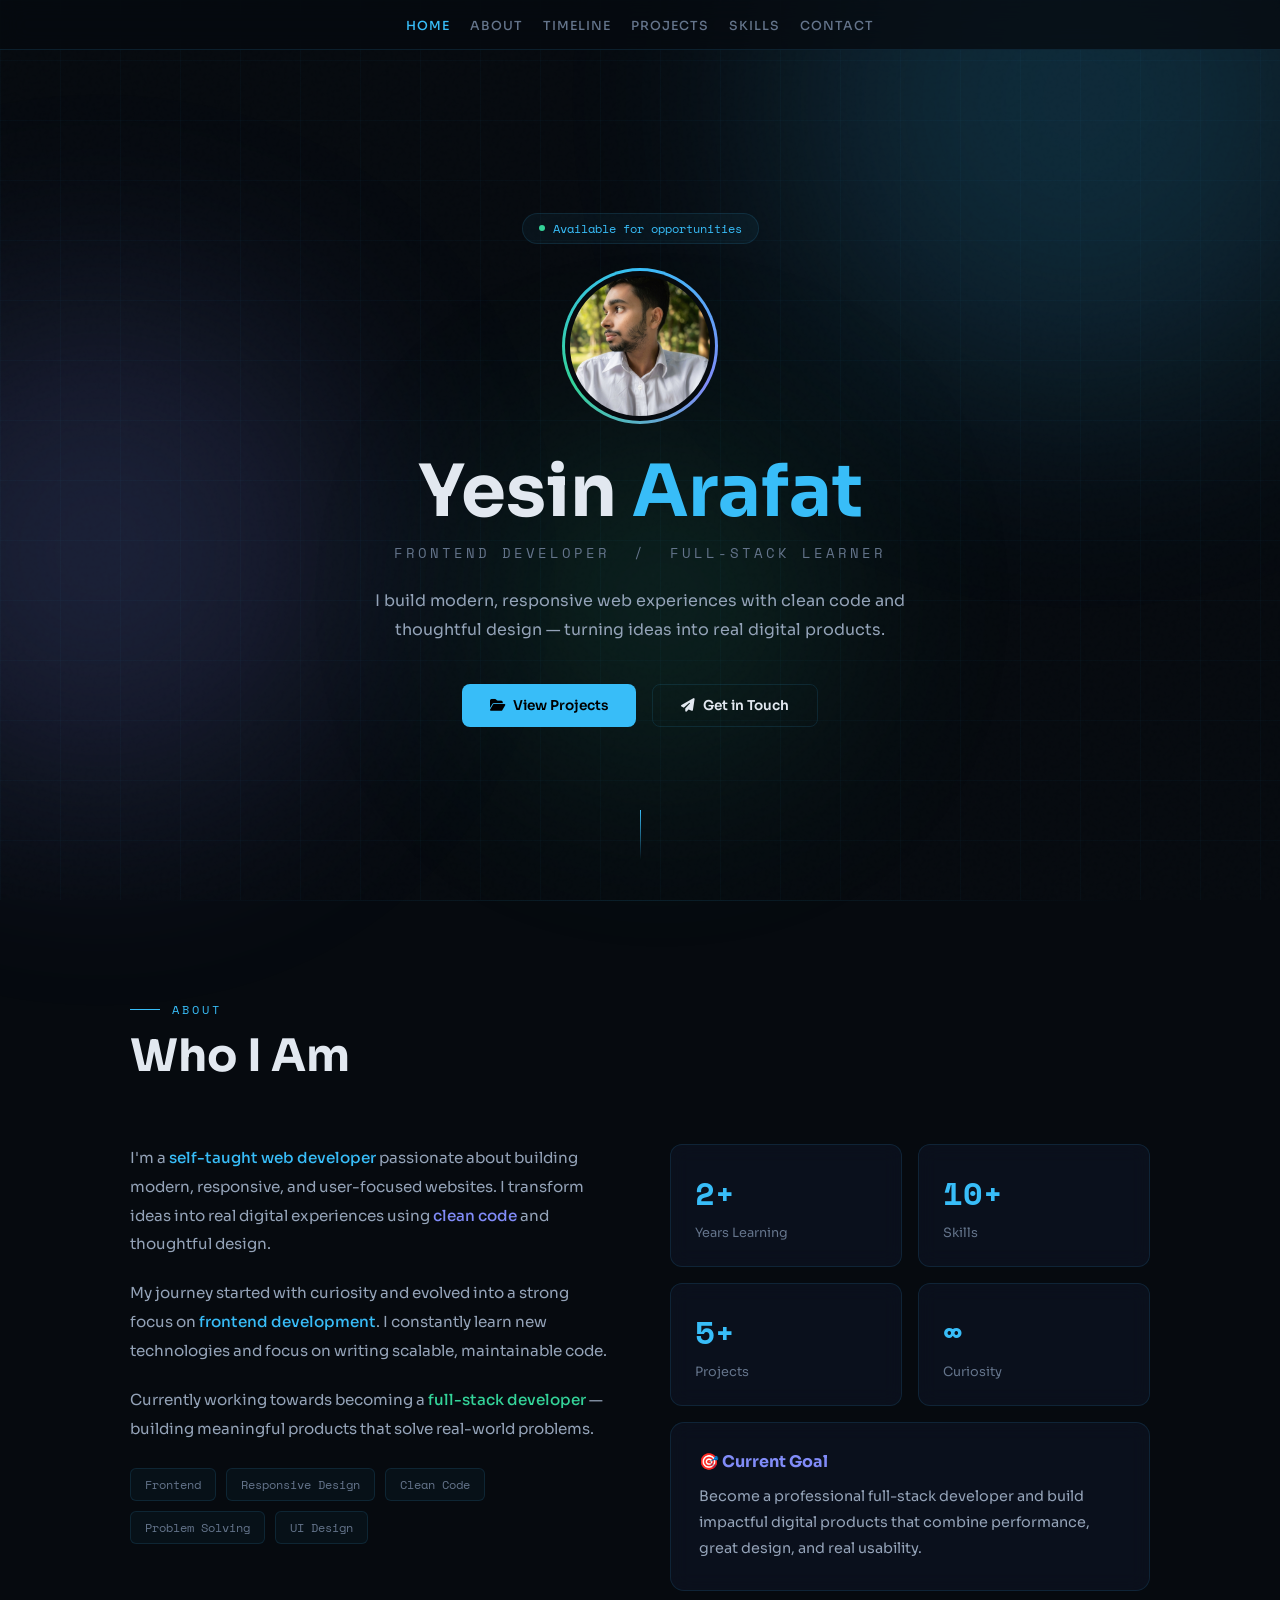
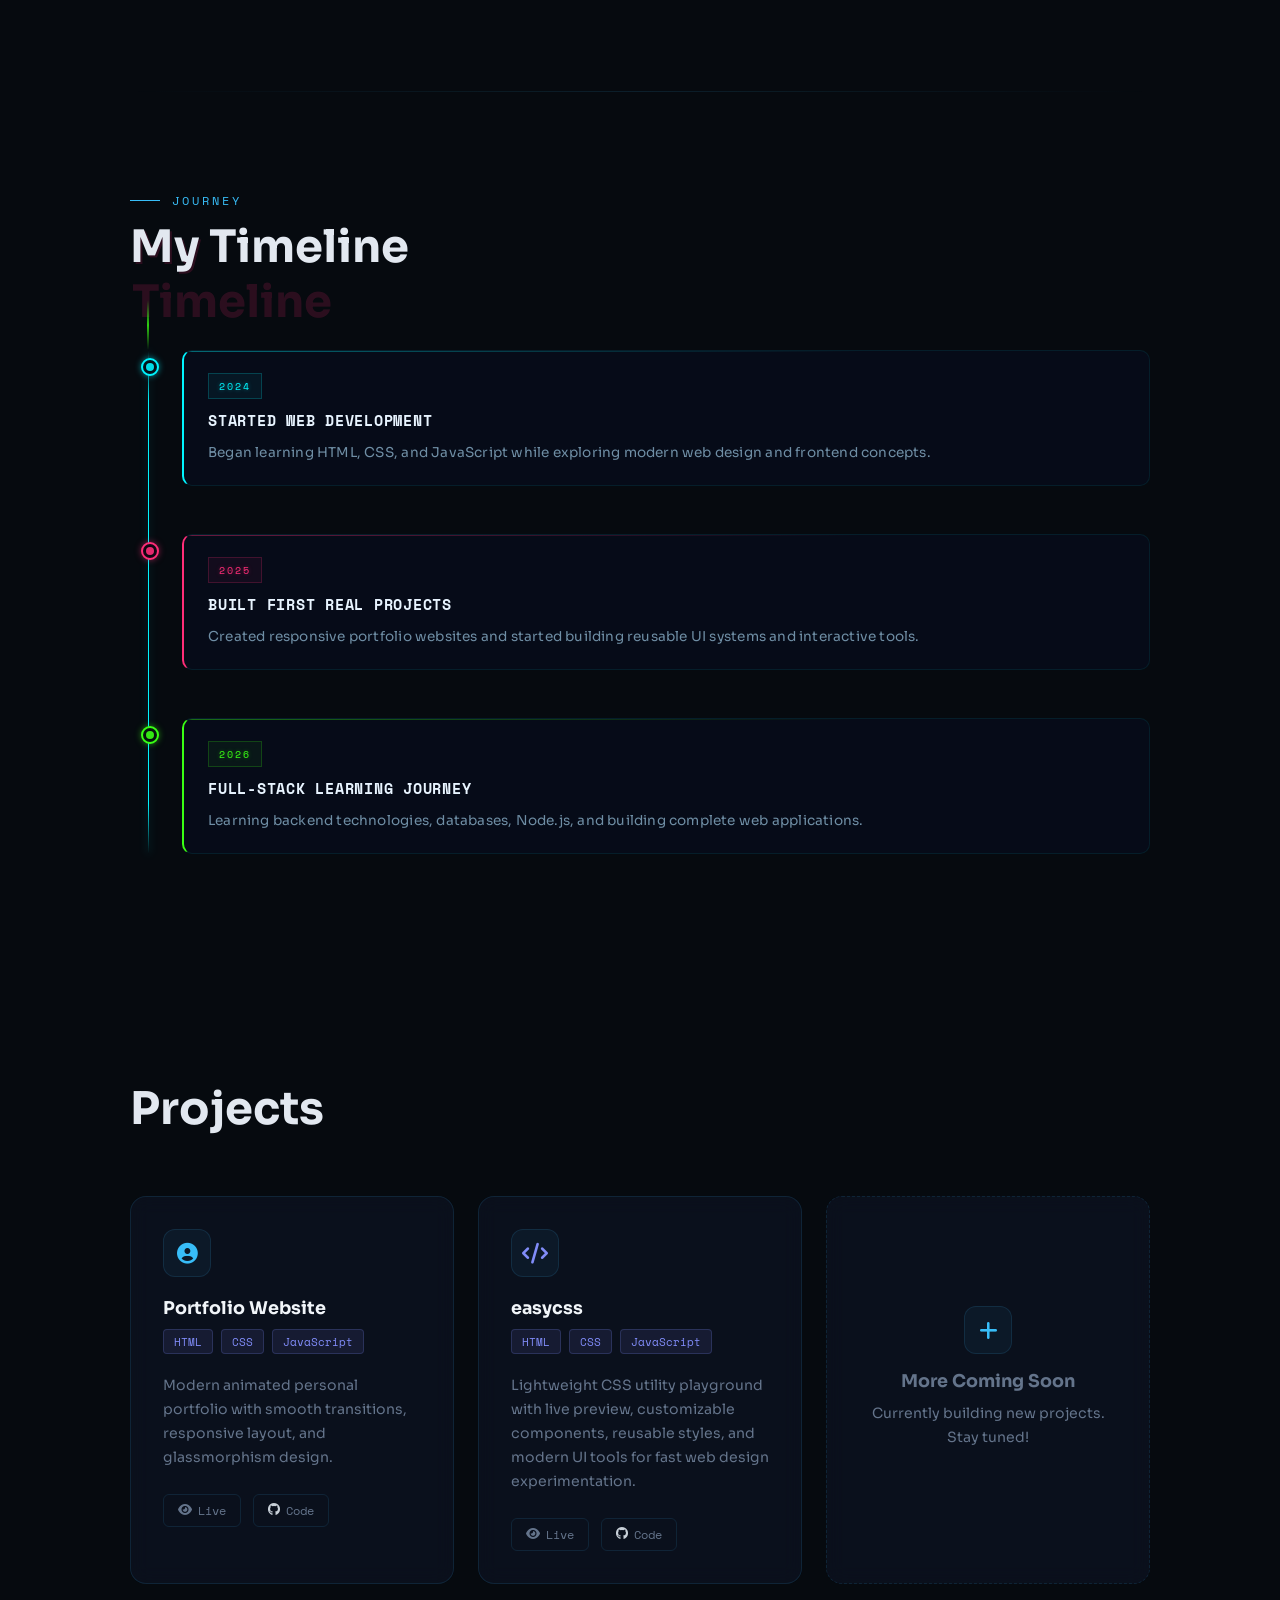
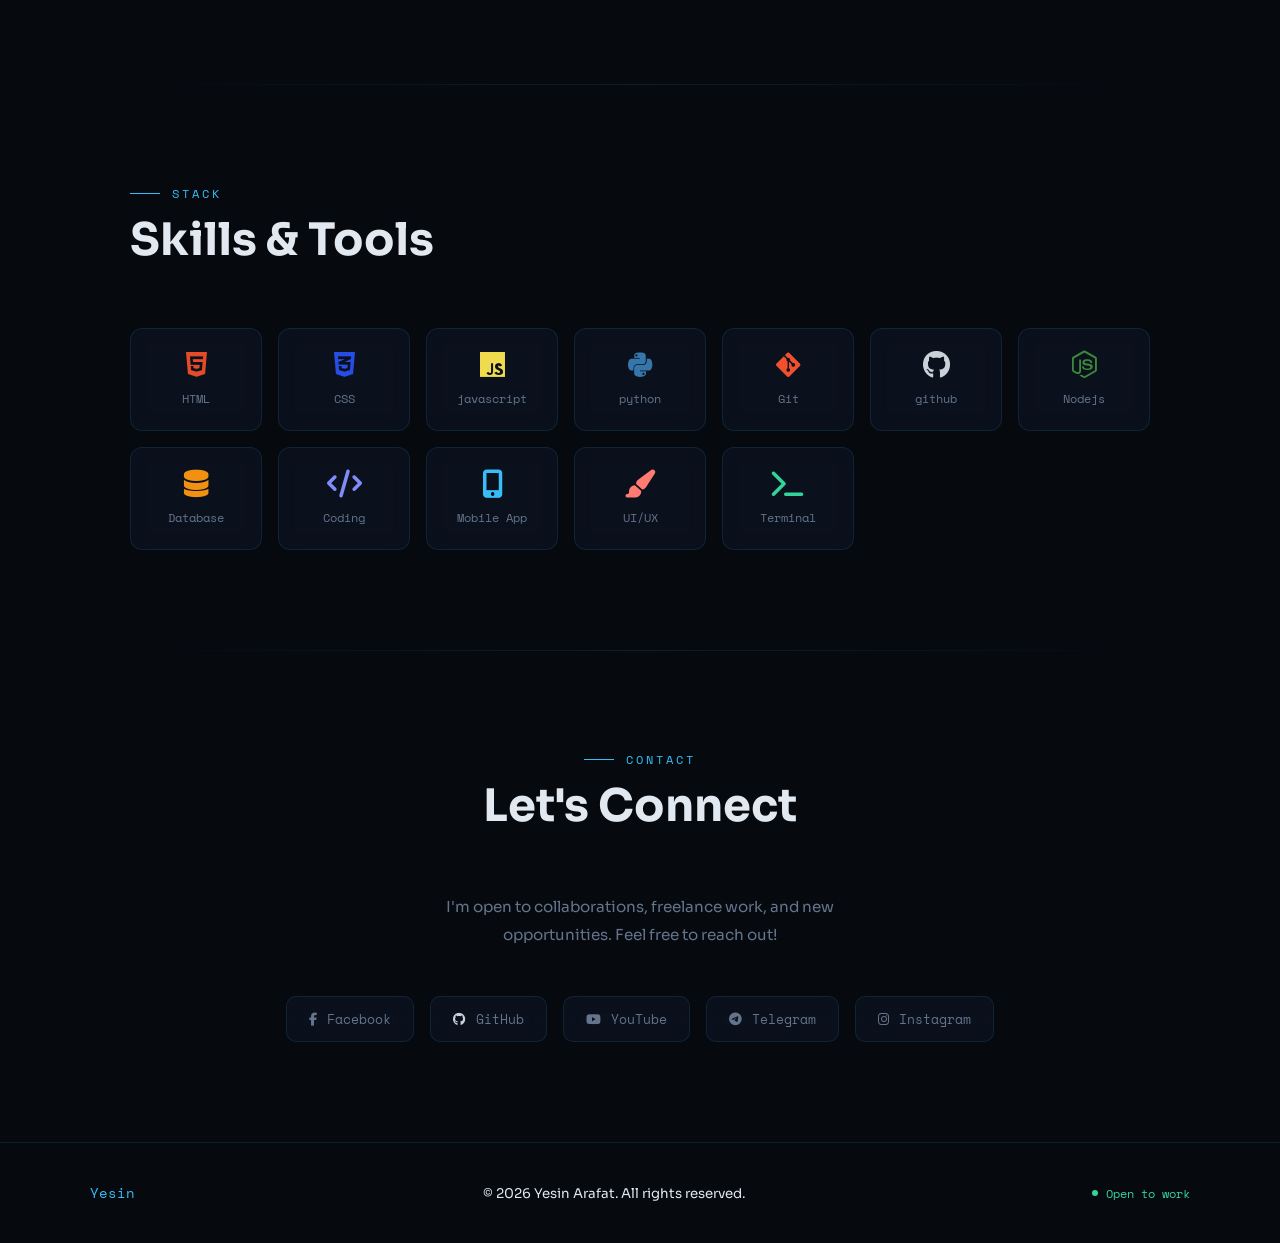
<file: index.html>
<!doctype html>
<html lang="en">
<head>
    <meta charset="UTF-8" />

    <meta
        name="viewport"
        content="width=device-width, initial-scale=1.0"
    />

    <title>
        Yesin Arafat — Frontend Developer & Full-Stack Learner
    </title>
    <meta
        name="description"
        content="Yesin Arafat is a frontend developer and full-stack learner building modern, responsive, and user-focused web experiences with clean code and thoughtful design."
    />

    <meta
        name="keywords"
        content="Yesin Arafat, Frontend Developer, Full-Stack Developer, Web Developer, JavaScript, HTML, CSS, Portfolio"
    />

    <meta name="author" content="Yesin Arafat" />

    <meta
        name="robots"
        content="index, follow"
    />

    <meta
        name="theme-color"
        content="#0f172a"
    />
    <meta
        property="og:type"
        content="website"
    />
    <meta
        property="og:title"
        content="Yesin Arafat — Developer Portfolio"
    />
    <meta
        property="og:description"
        content="Modern developer portfolio showcasing projects, skills, and creative web experiences by Yesin Arafat."
    />
    <meta
        property="og:image"
        content="images/preview.png"
    />
    <meta
        property="og:site_name"
        content="Yesin Portfolio"
    />
    <meta
        name="twitter:card"
        content="summary_large_image"
    />
    <meta
        name="twitter:title"
        content="Yesin Arafat — Developer Portfolio"
    />
    <meta
        name="twitter:description"
        content="Frontend developer portfolio with modern projects, animations, and responsive web experiences."
    />
    <meta
        name="twitter:image"
        content="images/preview.png"
    />
    <link
        rel="preconnect"
        href="https://fonts.googleapis.com"
    />
    <link
        rel="preconnect"
        href="https://fonts.gstatic.com"
        crossorigin
    />
    <link
        rel="preconnect"
        href="https://cdnjs.cloudflare.com"
    />
    <link
        href="https://fonts.googleapis.com/css2?family=Space+Mono:ital,wght@0,400;0,700;1,400&family=Sora:wght@300;400;500;600;700&display=swap"
        rel="stylesheet"
    />
    <link
        rel="stylesheet"
        href="https://cdnjs.cloudflare.com/ajax/libs/font-awesome/6.5.0/css/all.min.css"
    />
    <link
        rel="stylesheet"
        href="styles/style.css"
    />
        <link
        rel="stylesheet"
        href="styles/Timeline.css"
    />
    <link
        rel="stylesheet"
        href="nav/nav.css"
    />
    <link
        rel="icon"
        type="image/png"
        href="images/favicon.png"
    />
</head>
    <body>
        <!-- GLOW ORBS -->
        <div class="orb orb-1"></div>
        <div class="orb orb-2"></div>
        <div class="orb orb-3"></div>

        <!-- NAVBAR -->
        <nav>
            <ul class="nav-links">
                <li><a href="#home">Home</a></li>
                <li><a href="#about">About</a></li>
                                <li><a href="#timeline">Timeline</a></li>
                <li><a href="#projects">Projects</a></li>
                <li><a href="#skills">Skills</a></li>
                <li><a href="#contact">Contact</a></li>
            </ul>
        </nav>

        <main>
            <!-- HERO -->
            <section id="home" style="position: relative">
                <div class="hero-badge">
                    <span class="dot"></span>
                    Available for opportunities
                </div>

                <div class="avatar-wrap">
                    <div class="avatar-ring"></div>
                    <div class="avatar-ring-inner"></div>
                    <img
                        src="images/profile.png"
                        alt="Yesin Arafat"
                        loading="eager"
                        decoding="async"
                    />
                </div>

                <h1 class="hero-name">
                    Yesin <span class="accent">Arafat</span>
                </h1>

                <p class="hero-title">
                    Frontend Developer &nbsp;/&nbsp; Full-Stack Learner
                </p>

                <p class="hero-desc">
                    I build modern, responsive web experiences with clean code
                    and thoughtful design — turning ideas into real digital
                    products.
                </p>

                <div class="hero-cta">
                    <a href="#projects" class="btn btn-primary">
                        <i class="fas fa-folder-open"></i> View Projects
                    </a>
                    <a href="#contact" class="btn btn-ghost">
                        <i class="fas fa-paper-plane"></i> Get in Touch
                    </a>
                </div>

                <div class="scroll-hint">
                    <div class="scroll-line"></div>
                </div>
            </section>

            <!-- DIVIDER -->
            <div class="section-divider">
                <div class="divider-line"></div>
            </div>

            <!-- ABOUT -->
            <section id="about">
                <div class="section">
                    <div class="section-label reveal">About</div>
                    <h2 class="section-title reveal">Who I Am</h2>

                    <div class="about-grid">
                        <div class="about-text reveal">
                            <p>
                                I'm a
                                <span class="hl"
                                    >self-taught web developer</span
                                >
                                passionate about building modern, responsive,
                                and user-focused websites. I transform ideas
                                into real digital experiences using
                                <span class="hl2">clean code</span> and
                                thoughtful design.
                            </p>
                            <p>
                                My journey started with curiosity and evolved
                                into a strong focus on
                                <span class="hl">frontend development</span>. I
                                constantly learn new technologies and focus on
                                writing scalable, maintainable code.
                            </p>
                            <p>
                                Currently working towards becoming a
                                <span class="hl3">full-stack developer</span> —
                                building meaningful products that solve
                                real-world problems.
                            </p>
                            <div class="about-tags">
                                <span class="tag">Frontend</span>
                                <span class="tag">Responsive Design</span>
                                <span class="tag">Clean Code</span>
                                <span class="tag">Problem Solving</span>
                                <span class="tag">UI Design</span>
                            </div>
                        </div>

                        <div>
                            <div class="about-stats reveal">
                                <div class="stat-card">
                                    <span class="num">2+</span>
                                    <span class="label">Years Learning</span>
                                </div>
                                <div class="stat-card">
                                    <span class="num">10+</span>
                                    <span class="label">Skills</span>
                                </div>
                                <div class="stat-card">
                                    <span class="num">5+</span>
                                    <span class="label">Projects</span>
                                </div>
                                <div class="stat-card">
                                    <span class="num">∞</span>
                                    <span class="label">Curiosity</span>
                                </div>
                            </div>

                            <div
                                class="about-info reveal"
                                style="margin-top: 16px"
                            >
                                <h3>🎯 Current Goal</h3>
                                <p>
                                    Become a professional full-stack developer
                                    and build impactful digital products that
                                    combine performance, great design, and real
                                    usability.
                                </p>
                            </div>
                        </div>
                    </div>
                </div>
            </section>

            <!-- DIVIDER -->
            <div class="section-divider">
                <div class="divider-line"></div>
            </div>

<section id="timeline">
  
  <div class="section">

    <div class="section-label reveal">Journey</div>

    <h2 class="section-title reveal" data-text="My Timeline">My Timeline</h2>

    <div class="timeline">

      <div class="timeline-item reveal">
        <div class="timeline-dot"></div>
        <div class="timeline-content">
          <span class="timeline-date">2024</span>
          <h3>Started Web Development</h3>
          <p>Began learning HTML, CSS, and JavaScript while exploring modern web design and frontend concepts.</p>
        </div>
      </div>

      <div class="timeline-item reveal">
        <div class="timeline-dot"></div>
        <div class="timeline-content">
          <span class="timeline-date">2025</span>
          <h3>Built First Real Projects</h3>
          <p>Created responsive portfolio websites and started building reusable UI systems and interactive tools.</p>
        </div>
      </div>

      <div class="timeline-item reveal">
        <div class="timeline-dot"></div>
        <div class="timeline-content">
          <span class="timeline-date">2026</span>
          <h3>Full-Stack Learning Journey</h3>
          <p>Learning backend technologies, databases, Node.js, and building complete web applications.</p>
        </div>
      </div>

    </div>
  </div>
</section>
            <!-- PROJECTS -->
            <section id="projects">
                <div class="section">
                    <div class="section-label reveal">Work</div>
                    <h2 class="section-title reveal">Projects</h2>

                    <div class="projects-grid">
                        <div class="project-card reveal">
                            <div class="project-icon">
                                <i class="fas fa-user-circle"></i>
                            </div>
                            <h3>Portfolio Website</h3>
                            <div class="project-stack">
                                <span class="stack-tag">HTML</span>
                                <span class="stack-tag">CSS</span>
                                <span class="stack-tag">JavaScript</span>
                            </div>
                            <p>
                                Modern animated personal portfolio with smooth
                                transitions, responsive layout, and
                                glassmorphism design.
                            </p>
                            <div class="project-links">
                                <a href="#home" target="_blank"
                                    ><i class="fas fa-eye"></i> Live</a
                                >
                                <a href="#" target="_blank"
                                    ><i class="fab fa-github"></i> Code</a
                                >
                            </div>
                        </div>

                        <div class="project-card reveal">
                            <div class="project-icon">
                                <i class="fas fa-code"></i>
                            </div>

                            <h3>easycss</h3>

                            <div class="project-stack">
                                <span class="stack-tag">HTML</span>
                                <span class="stack-tag">CSS</span>
                                <span class="stack-tag">JavaScript</span>
                            </div>

                            <p>
                                Lightweight CSS utility playground with live
                                preview, customizable components, reusable
                                styles, and modern UI tools for fast web design
                                experimentation.
                            </p>

                            <div class="project-links">
                                <a
                                    href="https://yesinwoow.github.io/easycss"
                                    target="_blank"
                                    rel="noopener noreferrer"
                                >
                                    <i class="fas fa-eye"></i> Live
                                </a>

<a
    href="https://github.com/yesinwoow/easycss"
    target="_blank"
    rel="noopener noreferrer"
>
    <i class="fab fa-github"></i> Code
</a>
                            </div>
                        </div>

                        <!-- Placeholder card for more projects -->
                        <div
                            class="project-card reveal"
                            style="
                                border-style: dashed;
                                display: flex;
                                flex-direction: column;
                                align-items: center;
                                justify-content: center;
                                text-align: center;
                                min-height: 250px;
                            "
                        >
                            <div
                                class="project-icon"
                                style="margin: 0 auto 16px"
                            >
                                <i class="fas fa-plus"></i>
                            </div>
                            <h3 style="color: var(--muted)">
                                More Coming Soon
                            </h3>
                            <p>Currently building new projects. Stay tuned!</p>
                        </div>
                    </div>
                </div>
            </section>

            <!-- DIVIDER -->
            <div class="section-divider">
                <div class="divider-line"></div>
            </div>

            <!-- SKILLS -->
            <section id="skills">
                <div class="section">
                    <div class="section-label reveal">Stack</div>
                    <h2 class="section-title reveal">Skills & Tools</h2>

                    <div class="skills-grid">
                        <div
                            class="skill-box reveal"
                            style="--skill-color: #e34c26"
                            onclick="openContent('html5')"
                        >
                            <i class="fab fa-html5"></i>
                            <p>HTML</p>
                        </div>

                        <div
                            class="skill-box reveal"
                            style="--skill-color: #264de4"
                            onclick="openContent('css3')"
                        >
                            <i class="fab fa-css3-alt"></i>
                            <p>CSS</p>
                        </div>

                        <div
                            class="skill-box reveal"
                            style="--skill-color: #f0db4f"
                            onclick="openContent('javascript')"
                        >
                            <i class="fab fa-js"></i>
                            <p>javascript</p>
                        </div>

                        <div
                            class="skill-box reveal"
                            style="--skill-color: #3776ab"
                            onclick="openContent('python')"
                        >
                            <i class="fab fa-python"></i>
                            <p>python</p>
                        </div>

                        <div
                            class="skill-box reveal"
                            style="--skill-color: #f1502f"
                            onclick="openContent('git')"
                        >
                            <i class="fab fa-git-alt"></i>
                            <p>Git</p>
                        </div>

                        <div
                            class="skill-box reveal"
                            style="--skill-color: #c9d1d9"
                            onclick="openContent('github')"
                        >
                            <i class="fab fa-github"></i>
                            <p>github</p>
                        </div>

                        <div
                            class="skill-box reveal"
                            style="--skill-color: #3c873a"
                            onclick="openContent('nodejs')"
                        >
                            <i class="fab fa-node-js"></i>
                            <p>Nodejs</p>
                        </div>

                        <div
                            class="skill-box reveal"
                            style="--skill-color: #f29111"
                            onclick="openContent('database')"
                        >
                            <i class="fas fa-database"></i>
                            <p>Database</p>
                        </div>

                        <div
                            class="skill-box reveal"
                            style="--skill-color: #818cf8"
                            onclick="openContent('programming')"
                        >
                            <i class="fas fa-code"></i>
                            <p>Coding</p>
                        </div>

                        <div
                            class="skill-box reveal"
                            style="--skill-color: #38bdf8"
                            onclick="openContent('mobile-app')"
                        >
                            <i class="fas fa-mobile-alt"></i>
                            <p>Mobile App</p>
                        </div>

                        <div
                            class="skill-box reveal"
                            style="--skill-color: #ff7b72"
                            onclick="openContent('ui-ux-design')"
                        >
                            <i class="fas fa-paint-brush"> </i>
                            <p>UI/UX</p>
                        </div>
                        <div
                            class="skill-box reveal"
                            style="--skill-color: #34d399"
                            onclick="openContent('terminal')"
                        >
                            <i class="fas fa-terminal"></i>
                            <p>Terminal</p>
                        </div>
                    </div>
                </div>
            </section>

            <!-- DIVIDER -->
            <div class="section-divider">
                <div class="divider-line"></div>
            </div>

            <!-- CONTACT -->
            <section id="contact">
                <div class="section" style="text-align: center">
                    <div
                        class="section-label reveal"
                        style="justify-content: center"
                    >
                        Contact
                    </div>
                    <h2 class="section-title reveal">Let's Connect</h2>
                    <p
                        class="reveal"
                        style="
                            color: var(--muted);
                            max-width: 480px;
                            margin: 0 auto 48px;
                            line-height: 1.8;
                            font-size: 0.95rem;
                        "
                    >
                        I'm open to collaborations, freelance work, and new
                        opportunities. Feel free to reach out!
                    </p>

                    <div class="social-row reveal">
                        <a
                            href="https://www.facebook.com/yesin.woow"
                            target="_blank"
                            class="social-link"
                        >
                            <i class="fab fa-facebook-f"></i> Facebook
                        </a>
                        <a
                            href="https://github.com/yesinwoow"
                            target="_blank"
                            class="social-link"
                        >
                            <i class="fab fa-github"></i> GitHub
                        </a>
                        <a
                            href="https://youtube.com/@yesinwoow"
                            target="_blank"
                            class="social-link"
                        >
                            <i class="fab fa-youtube"></i> YouTube
                        </a>
                        <a
                            href="https://t.me/Yesinwoow"
                            target="_blank"
                            class="social-link"
                        >
                            <i class="fab fa-telegram-plane"></i> Telegram
                        </a>
                        <a
                            href="https://www.instagram.com/yesinwoow"
                            target="_blank"
                            class="social-link"
                        >
                            <i class="fab fa-instagram"></i> Instagram
                        </a>
                    </div>
                </div>
            </section>
        </main>

        <!-- FOOTER -->
        <footer>
            <div class="footer-inner">
                <div class="footer-logo">Yesin</div>
                <small> © 2026 Yesin Arafat. All rights reserved. </small>
                <div class="footer-status">
                    <span class="status-dot"></span>
                    Open to work
                </div>
            </div>
        </footer>
        <script src="js/script.js"></script>
        <script src="nav/nav.js"></script>
    </body>
</html>
</file>
<file: styles/style.css>
:root {
    --bg: #060a0f;
    --surface: #0c1220;
    --border: rgba(56, 189, 248, 0.12);
    --accent: #38bdf8;
    --accent2: #818cf8;
    --accent3: #34d399;
    --text: #e2e8f0;
    --muted: #64748b;
    --card: rgba(12, 18, 32, 0.8);
}

*,
*::before,
*::after {
    margin: 0;
    padding: 0;
    box-sizing: border-box;
}

html {
    scroll-behavior: smooth;
}
body {
    -webkit-user-select: none; /* Chrome, Safari */
    -moz-user-select: none; /* Firefox */
    -ms-user-select: none; /* IE */
    user-select: none; /* Standard */
}
body {
    background: var(--bg);
    color: var(--text);
    font-family: "Sora", sans-serif;
    overflow-x: hidden;
}

/* ── NOISE OVERLAY ── */
body::before {
    content: "";
    position: fixed;
    inset: 0;
    background-image: url("data:image/svg+xml,%3Csvg viewBox='0 0 256 256' xmlns='http://www.w3.org/2000/svg'%3E%3Cfilter id='n'%3E%3CfeTurbulence type='fractalNoise' baseFrequency='0.9' numOctaves='4' stitchTiles='stitch'/%3E%3C/filter%3E%3Crect width='100%25' height='100%25' filter='url(%23n)' opacity='0.04'/%3E%3C/svg%3E");
    pointer-events: none;
    z-index: 0;
    opacity: 0.4;
}

/* ── GRID BG ── */
body::after {
    content: "";
    position: fixed;
    inset: 0;
    background-image:
        linear-gradient(rgba(56, 189, 248, 0.03) 1px, transparent 1px),
        linear-gradient(90deg, rgba(56, 189, 248, 0.03) 1px, transparent 1px);
    background-size: 60px 60px;
    pointer-events: none;
    z-index: 0;
}

/* ── GLOW ORBS ── */
.orb {
    position: fixed;
    border-radius: 50%;
    filter: blur(120px);
    pointer-events: none;
    z-index: 0;
    opacity: 0.18;
}
.orb-1 {
    width: 600px;
    height: 600px;
    background: #38bdf8;
    top: -200px;
    right: -100px;
}
.orb-2 {
    width: 500px;
    height: 500px;
    background: #818cf8;
    bottom: 100px;
    left: -150px;
}
.orb-3 {
    width: 300px;
    height: 300px;
    background: #34d399;
    top: 50%;
    left: 40%;
}
main {
    position: relative;
    z-index: 1;
}

/* ── HERO ── */
#home {
    min-height: 100vh;
    display: flex;
    flex-direction: column;
    align-items: center;
    justify-content: center;
    text-align: center;
    padding: 120px 40px 80px;
}

.hero-badge {
    display: inline-flex;
    align-items: center;
    gap: 8px;
    padding: 6px 16px;
    border: 1px solid var(--border);
    border-radius: 100px;
    font-family: "Space Mono", monospace;
    font-size: 0.72rem;
    color: var(--accent);
    background: rgba(56, 189, 248, 0.05);
    margin-bottom: 32px;
    animation: fadeUp 0.8s ease both;
}

.hero-badge .dot {
    width: 6px;
    height: 6px;
    background: var(--accent3);
    border-radius: 50%;
    animation: pulse 2s infinite;
}

@keyframes pulse {
    0%,
    100% {
        opacity: 1;
        transform: scale(1);
    }
    50% {
        opacity: 0.5;
        transform: scale(0.8);
    }
}

.avatar-wrap {
    position: relative;
    display: inline-block;
    margin-bottom: 36px;
    animation: fadeUp 0.8s 0.1s ease both;
}

.avatar-ring {
    position: absolute;
    inset: -8px;
    border-radius: 50%;
    background: conic-gradient(
        from 0deg,
        var(--accent),
        var(--accent2),
        var(--accent3),
        var(--accent)
    );
    animation: spin 4s linear infinite;
    z-index: -1;
}

.avatar-ring-inner {
    position: absolute;
    inset: -5px;
    border-radius: 50%;
    background: var(--bg);
    z-index: -1;
}

@keyframes spin {
    from {
        transform: rotate(0deg);
    }
    to {
        transform: rotate(360deg);
    }
}

.avatar-wrap img {
    width: 140px;
    height: 140px;
    border-radius: 50%;
    object-fit: cover;
    display: block;
}

.hero-name {
    font-size: clamp(2.5rem, 6vw, 4.5rem);
    font-weight: 700;
    line-height: 1.1;
    margin-bottom: 12px;
    animation: fadeUp 0.8s 0.2s ease both;
}

.hero-name .accent {
    color: var(--accent);
}
.hero-name .accent2 {
    color: var(--accent2);
}

.hero-title {
    font-family: "Space Mono", monospace;
    font-size: 0.85rem;
    color: var(--muted);
    letter-spacing: 3px;
    text-transform: uppercase;
    margin-bottom: 24px;
    animation: fadeUp 0.8s 0.3s ease both;
}

.hero-desc {
    max-width: 560px;
    color: #94a3b8;
    font-size: 1rem;
    line-height: 1.8;
    margin-bottom: 40px;
    animation: fadeUp 0.8s 0.4s ease both;
}

.hero-cta {
    display: flex;
    gap: 16px;
    justify-content: center;
    flex-wrap: wrap;
    animation: fadeUp 0.8s 0.5s ease both;
}

.btn {
    display: inline-flex;
    align-items: center;
    gap: 8px;
    padding: 12px 28px;
    border-radius: 8px;
    font-size: 0.85rem;
    font-weight: 600;
    text-decoration: none;
    transition: all 0.3s;
    cursor: pointer;
    border: none;
}

.btn-primary {
    background: var(--accent);
    color: #000;
}
.btn-primary:hover {
    background: #7dd3fc;
    transform: translateY(-2px);
    box-shadow: 0 0 30px rgba(56, 189, 248, 0.4);
}

.btn-ghost {
    background: transparent;
    color: var(--text);
    border: 1px solid var(--border);
}
.btn-ghost:hover {
    border-color: var(--accent);
    color: var(--accent);
    transform: translateY(-2px);
}

.scroll-hint {
    position: absolute;
    bottom: 40px;
    left: 50%;
    transform: translateX(-50%);
    display: flex;
    flex-direction: column;
    align-items: center;
    gap: 8px;
    color: var(--muted);
    font-size: 0.7rem;
    letter-spacing: 2px;
    text-transform: uppercase;
    animation: fadeIn 1s 1s both;
}

.scroll-line {
    width: 1px;
    height: 50px;
    background: linear-gradient(to bottom, var(--accent), transparent);
    animation: scrollDown 1.5s ease-in-out infinite;
}

@keyframes scrollDown {
    0% {
        transform: scaleY(0);
        transform-origin: top;
    }
    50% {
        transform: scaleY(1);
        transform-origin: top;
    }
    51% {
        transform: scaleY(1);
        transform-origin: bottom;
    }
    100% {
        transform: scaleY(0);
        transform-origin: bottom;
    }
}

/* ── SECTION WRAPPER ── */
.section {
    max-width: 1100px;
    margin: 0 auto;
    padding: 100px 40px;
}

.section-label {
    font-family: "Space Mono", monospace;
    font-size: 0.72rem;
    color: var(--accent);
    letter-spacing: 3px;
    text-transform: uppercase;
    margin-bottom: 12px;
    display: flex;
    align-items: center;
    gap: 12px;
}

.section-label::before {
    content: "";
    width: 30px;
    height: 1px;
    background: var(--accent);
}

.section-title {
    font-size: clamp(1.8rem, 4vw, 2.8rem);
    font-weight: 700;
    margin-bottom: 60px;
    line-height: 1.2;
}

/* ── ABOUT ── */
.about-grid {
    display: grid;
    grid-template-columns: 1fr 1fr;
    gap: 60px;
    align-items: start;
}

.about-text p {
    color: #94a3b8;
    line-height: 1.9;
    margin-bottom: 20px;
    font-size: 0.95rem;
}

.about-text .hl {
    color: var(--accent);
    font-weight: 500;
}
.about-text .hl2 {
    color: var(--accent2);
    font-weight: 500;
}
.about-text .hl3 {
    color: var(--accent3);
    font-weight: 500;
}

.about-tags {
    display: flex;
    flex-wrap: wrap;
    gap: 10px;
    margin-top: 24px;
}

.tag {
    padding: 6px 14px;
    border: 1px solid var(--border);
    border-radius: 6px;
    font-size: 0.78rem;
    color: var(--muted);
    background: rgba(56, 189, 248, 0.04);
    font-family: "Space Mono", monospace;
    transition: all 0.3s;
}

.tag:hover {
    border-color: var(--accent);
    color: var(--accent);
}

.about-stats {
    display: grid;
    grid-template-columns: 1fr 1fr;
    gap: 16px;
}

.stat-card {
    background: var(--card);
    border: 1px solid var(--border);
    border-radius: 12px;
    padding: 24px;
    backdrop-filter: blur(10px);
    transition:
        border-color 0.3s,
        transform 0.3s;
}

.stat-card:hover {
    border-color: rgba(56, 189, 248, 0.4);
    transform: translateY(-4px);
}

.stat-card .num {
    font-family: "Space Mono", monospace;
    font-size: 2rem;
    color: var(--accent);
    font-weight: 700;
    display: block;
    margin-bottom: 4px;
}

.stat-card .label {
    font-size: 0.8rem;
    color: var(--muted);
}

.about-info {
    grid-column: 1 / -1;
    background: var(--card);
    border: 1px solid var(--border);
    border-radius: 14px;
    padding: 28px;
    backdrop-filter: blur(10px);
}

.about-info h3 {
    color: var(--accent2);
    margin-bottom: 12px;
    font-size: 1rem;
}

.about-info p {
    color: #94a3b8;
    font-size: 0.9rem;
    line-height: 1.8;
}

/* ── PROJECTS ── */
.projects-grid {
    display: grid;
    grid-template-columns: repeat(auto-fit, minmax(300px, 1fr));
    gap: 24px;
}

.project-card {
    background: var(--card);
    border: 1px solid var(--border);
    border-radius: 16px;
    padding: 32px;
    backdrop-filter: blur(10px);
    transition: all 0.35s;
    position: relative;
    overflow: hidden;
    group: true;
}

.project-card::before {
    content: "";
    position: absolute;
    top: 0;
    left: 0;
    right: 0;
    height: 2px;
    background: linear-gradient(90deg, var(--accent), var(--accent2));
    transform: scaleX(0);
    transform-origin: left;
    transition: transform 0.4s;
}

.project-card:hover::before {
    transform: scaleX(1);
}

.project-card:hover {
    border-color: rgba(56, 189, 248, 0.3);
    transform: translateY(-6px);
    box-shadow:
        0 20px 60px rgba(0, 0, 0, 0.4),
        0 0 40px rgba(56, 189, 248, 0.06);
}

.project-icon {
    width: 48px;
    height: 48px;
    border: 1px solid var(--border);
    border-radius: 12px;
    display: flex;
    align-items: center;
    justify-content: center;
    font-size: 1.3rem;
    margin-bottom: 20px;
    background: rgba(56, 189, 248, 0.06);
    color: var(--accent);
    transition: 0.3s;
}

.project-card:hover .project-icon {
    background: rgba(56, 189, 248, 0.12);
    border-color: var(--accent);
}

.project-card h3 {
    font-size: 1.1rem;
    margin-bottom: 10px;
    color: #f1f5f9;
}

.project-card p {
    font-size: 0.88rem;
    color: var(--muted);
    line-height: 1.7;
    margin-bottom: 24px;
}

.project-links {
    display: flex;
    gap: 12px;
}

.project-links a {
    display: inline-flex;
    align-items: center;
    gap: 6px;
    text-decoration: none;
    font-size: 0.78rem;
    color: var(--muted);
    border: 1px solid var(--border);
    padding: 6px 14px;
    border-radius: 6px;
    font-family: "Space Mono", monospace;
    transition: all 0.3s;
}

.project-links a:hover {
    color: var(--accent);
    border-color: var(--accent);
    background: rgba(56, 189, 248, 0.05);
}

.project-stack {
    display: flex;
    flex-wrap: wrap;
    gap: 8px;
    margin-bottom: 20px;
}

.stack-tag {
    font-size: 0.7rem;
    padding: 3px 10px;
    border-radius: 4px;
    background: rgba(129, 140, 248, 0.1);
    color: var(--accent2);
    font-family: "Space Mono", monospace;
    border: 1px solid rgba(129, 140, 248, 0.2);
}

/* ── SKILLS ── */
.skills-grid {
    display: grid;
    grid-template-columns: repeat(auto-fill, minmax(130px, 1fr));
    gap: 16px;
}

.skill-box {
    background: var(--card);
    border: 1px solid var(--border);
    border-radius: 12px;
    padding: 22px 12px;
    text-align: center;
    cursor: default;
    transition: all 0.3s;
    backdrop-filter: blur(10px);
    position: relative;
    overflow: hidden;
}

.skill-box::after {
    content: "";
    position: absolute;
    bottom: 0;
    left: 0;
    right: 0;
    height: 2px;
    background: var(--skill-color, var(--accent));
    transform: scaleX(0);
    transition: transform 0.3s;
}

.skill-box:hover::after {
    transform: scaleX(1);
}

.skill-box:hover {
    border-color: rgba(56, 189, 248, 0.25);
    transform: translateY(-4px);
    box-shadow: 0 10px 30px rgba(0, 0, 0, 0.3);
}

.skill-box i {
    font-size: 28px;
    margin-bottom: 10px;
    display: block;
    transition: transform 0.3s;
}

.skill-box:hover i {
    transform: scale(1.15);
}

.skill-box p {
    font-size: 0.78rem;
    color: var(--muted);
    font-family: "Space Mono", monospace;
}

.fa-html5 {
    color: #e34c26;
}
.fa-css3-alt {
    color: #264de4;
}
.fa-js {
    color: #f0db4f;
}
.fa-python {
    color: #3776ab;
}
.fa-git-alt {
    color: #f1502f;
}
.fa-github {
    color: #c9d1d9;
}
.fa-node-js {
    color: #3c873a;
}
.fa-database {
    color: #f29111;
}
.fa-code {
    color: var(--accent2);
}
.fa-mobile-alt {
    color: var(--accent);
}
.fa-paint-brush {
    color: #ff7b72;
}
.fa-terminal {
    color: #34d399;
}

/* ── CONTACT ── */
.social-row {
    display: flex;
    justify-content: center;
    gap: 16px;
    flex-wrap: wrap;
}

.social-link {
    display: inline-flex;
    align-items: center;
    gap: 10px;
    padding: 12px 22px;
    border: 1px solid var(--border);
    border-radius: 10px;
    text-decoration: none;
    color: var(--muted);
    font-size: 0.82rem;
    font-family: "Space Mono", monospace;
    background: var(--card);
    backdrop-filter: blur(10px);
    transition: all 0.3s;
}

.social-link:hover {
    border-color: var(--accent);
    color: var(--accent);
    transform: translateY(-3px);
    box-shadow: 0 10px 30px rgba(56, 189, 248, 0.1);
}

/* ── FOOTER ── */
footer {
    border-top: 1px solid var(--border);
    padding: 40px;
    text-align: center;
    position: relative;
    z-index: 1;
}

.footer-inner {
    max-width: 1100px;
    margin: 0 auto;
    display: flex;
    justify-content: space-between;
    align-items: center;
    flex-wrap: wrap;
    gap: 16px;
}

.footer-logo {
    font-family: "Space Mono", monospace;
    color: var(--accent);
    font-size: 0.85rem;
}

.footer-copy {
    color: var(--muted);
    font-size: 0.8rem;
}

.footer-status {
    display: flex;
    align-items: center;
    gap: 8px;
    font-size: 0.78rem;
    color: var(--accent3);
    font-family: "Space Mono", monospace;
}

.status-dot {
    width: 6px;
    height: 6px;
    background: var(--accent3);
    border-radius: 50%;
    animation: pulse 2s infinite;
}

/* ── DIVIDER ── */
.section-divider {
    max-width: 1100px;
    margin: 0 auto;
    padding: 0 40px;
}

.divider-line {
    height: 1px;
    background: linear-gradient(90deg, transparent, var(--border), transparent);
}

/* ── ANIMATIONS ── */
@keyframes fadeUp {
    from {
        opacity: 0;
        transform: translateY(30px);
    }
    to {
        opacity: 1;
        transform: translateY(0);
    }
}

@keyframes fadeIn {
    from {
        opacity: 0;
    }
    to {
        opacity: 1;
    }
}

.reveal {
    opacity: 0;
    transform: translateY(30px);
    transition:
        opacity 0.7s ease,
        transform 0.7s ease;
}

.reveal.visible {
    opacity: 1;
    transform: translateY(0);
}

/* ── MOBILE ── */
@media (max-width: 768px) {
    nav {
        padding: 16px 24px;
    }
    .nav-links {
        gap: 20px;
    }
    .nav-links a {
        font-size: 0.75rem;
    }
    .section {
        padding: 80px 24px;
    }
    .about-grid {
        grid-template-columns: 1fr;
        gap: 40px;
    }
    .footer-inner {
        flex-direction: column;
        text-align: center;
    }
}
</file>
<file: styles/Timeline.css>
/* ============================================================
   TIMELINE.CSS — Optimized Cyberpunk Timeline
   Better Performance + Smooth Mobile Rendering
   ============================================================ */

/* ─────────────────────────────
   TIMELINE WRAPPER
───────────────────────────── */

.timeline {
    position: relative;
    padding-left: 52px;
    margin-top: 16px;
}

/* vertical spine */
.timeline::before {
    content: '';
    position: absolute;

    left: 18px;
    top: 0;
    bottom: 0;

    width: 1px;

    background: linear-gradient(
        to bottom,
        transparent,
        #00f5ff 10%,
        #00f5ff 90%,
        transparent
    );

    box-shadow: 0 0 8px rgba(0, 245, 255, 0.35);
}

/* data stream */
.timeline::after {
    content: '';
    position: absolute;

    left: 17px;
    top: -50px;

    width: 2px;
    height: 50px;

    background: linear-gradient(
        to bottom,
        transparent,
        #39ff14,
        transparent
    );

    opacity: 0.8;

    pointer-events: none;

    will-change: transform;

    animation: tl-stream 6s linear infinite;
}

@keyframes tl-stream {
    from {
        transform: translateY(0);
    }

    to {
        transform: translateY(calc(100% + 50px));
    }
}

/* ─────────────────────────────
   ITEM
───────────────────────────── */

.timeline-item {
    position: relative;
    margin-bottom: 48px;
}

.timeline-item:last-child {
    margin-bottom: 0;
}

/* ─────────────────────────────
   DOT
───────────────────────────── */

.timeline-dot {
    position: absolute;

    left: -41px;
    top: 8px;

    width: 18px;
    height: 18px;

    border-radius: 50%;

    border: 2px solid #00f5ff;
    background: #03050d;

    box-shadow:
        0 0 6px rgba(0, 245, 255, 0.55),
        inset 0 0 4px rgba(0, 245, 255, 0.18);

    z-index: 2;
}

.timeline-dot::after {
    content: '';
    position: absolute;

    inset: 3px;

    border-radius: 50%;
    background: #00f5ff;

    opacity: 0.9;

    will-change: transform, opacity;

    animation: tl-pulse 2.2s ease-in-out infinite;
}

@keyframes tl-pulse {
    0%,
    100% {
        transform: scale(1);
        opacity: 0.9;
    }

    50% {
        transform: scale(0.65);
        opacity: 0.3;
    }
}

/* ─────────────────────────────
   ACCENT COLORS
───────────────────────────── */

.timeline-item:nth-child(2) .timeline-dot {
    border-color: #ff2d78;

    box-shadow:
        0 0 6px rgba(255, 45, 120, 0.5),
        inset 0 0 4px rgba(255, 45, 120, 0.18);
}

.timeline-item:nth-child(2) .timeline-dot::after {
    background: #ff2d78;
}

.timeline-item:nth-child(3) .timeline-dot {
    border-color: #39ff14;

    box-shadow:
        0 0 6px rgba(57, 255, 20, 0.5),
        inset 0 0 4px rgba(57, 255, 20, 0.18);
}

.timeline-item:nth-child(3) .timeline-dot::after {
    background: #39ff14;
}

/* ─────────────────────────────
   CARD
───────────────────────────── */

.timeline-content {
    position: relative;

    padding: 22px 24px 20px;

    background: rgba(7, 13, 26, 0.92);

    border: 1px solid rgba(0, 245, 255, 0.08);
    border-left: 2px solid #00f5ff;

    border-radius: 10px;

    overflow: hidden;

    transition:
        transform 0.25s ease,
        border-color 0.25s ease,
        box-shadow 0.25s ease;

    will-change: transform;
}

/* top glow line */
.timeline-content::before {
    content: '';

    position: absolute;

    top: 0;
    left: 0;
    right: 0;

    height: 1px;

    background: linear-gradient(
        to right,
        #00f5ff,
        transparent 70%
    );

    opacity: 0.4;
}

/* hover */
.timeline-content:hover {
    transform: translateY(-2px);

    border-color: rgba(0, 245, 255, 0.2);

    box-shadow:
        0 0 10px rgba(0, 245, 255, 0.05);
}

/* ─────────────────────────────
   CARD COLOR VARIANTS
───────────────────────────── */

.timeline-item:nth-child(2) .timeline-content {
    border-left-color: #ff2d78;
}

.timeline-item:nth-child(2) .timeline-content::before {
    background: linear-gradient(
        to right,
        #ff2d78,
        transparent 70%
    );
}

.timeline-item:nth-child(2) .timeline-content:hover {
    border-color: rgba(255, 45, 120, 0.2);

    box-shadow:
        0 0 10px rgba(255, 45, 120, 0.05);
}

.timeline-item:nth-child(3) .timeline-content {
    border-left-color: #39ff14;
}

.timeline-item:nth-child(3) .timeline-content::before {
    background: linear-gradient(
        to right,
        #39ff14,
        transparent 70%
    );
}

.timeline-item:nth-child(3) .timeline-content:hover {
    border-color: rgba(57, 255, 20, 0.2);

    box-shadow:
        0 0 10px rgba(57, 255, 20, 0.05);
}

/* ─────────────────────────────
   DATE BADGE
───────────────────────────── */

.timeline-date {
    display: inline-block;

    margin-bottom: 10px;
    padding: 4px 10px;

    font-family: 'Space Mono', monospace;
    font-size: 0.65rem;

    letter-spacing: 0.18em;
    text-transform: uppercase;

    color: #00f5ff;

    border: 1px solid rgba(0, 245, 255, 0.2);

    background: rgba(0, 245, 255, 0.05);

    text-shadow: 0 0 4px rgba(0, 245, 255, 0.4);
}

.timeline-item:nth-child(2) .timeline-date {
    color: #ff2d78;

    border-color: rgba(255, 45, 120, 0.2);

    background: rgba(255, 45, 120, 0.05);

    text-shadow: 0 0 4px rgba(255, 45, 120, 0.35);
}

.timeline-item:nth-child(3) .timeline-date {
    color: #39ff14;

    border-color: rgba(57, 255, 20, 0.2);

    background: rgba(57, 255, 20, 0.05);

    text-shadow: 0 0 4px rgba(57, 255, 20, 0.35);
}

/* ─────────────────────────────
   HEADING
───────────────────────────── */

.timeline-content h3 {
    margin-bottom: 10px;

    font-family: 'Space Mono', monospace;
    font-size: 0.95rem;
    font-weight: 700;

    color: #e8f4ff;

    letter-spacing: 0.05em;
    text-transform: uppercase;
}

/* ─────────────────────────────
   BODY TEXT
───────────────────────────── */

.timeline-content p {
    font-family: 'Sora', sans-serif;

    font-size: 0.85rem;
    line-height: 1.75;

    color: #6f8ea5;

    letter-spacing: 0.015em;
}

/* ─────────────────────────────
   GLITCH TITLE
───────────────────────────── */

#timeline .section-title {
    position: relative;
    display: inline-block;

    animation: tl-glitch 14s infinite;
}

#timeline .section-title::after {
    content: attr(data-text);

    position: absolute;

    left: 2px;
    top: 2px;

    color: #ff2d78;

    opacity: 0.15;

    z-index: -1;

    pointer-events: none;
}

@keyframes tl-glitch {
    0%,
    95%,
    100% {
        transform: translateX(0);
    }

    96% {
        transform: translateX(-2px);
    }

    97% {
        transform: translateX(2px);
    }

    98% {
        transform: translateX(0);
    }
}

/* ─────────────────────────────
   RESPONSIVE
───────────────────────────── */

@media (max-width: 480px) {
    .timeline {
        padding-left: 38px;
    }

    .timeline::before {
        left: 12px;
    }

    .timeline::after {
        left: 11px;
    }

    .timeline-dot {
        left: -33px;

        width: 15px;
        height: 15px;
    }

    .timeline-content {
        padding: 18px;
    }

    .timeline-content h3 {
        font-size: 0.82rem;
    }

    .timeline-content p {
        font-size: 0.8rem;
    }
}
</file>
<file: nav/nav.css>
/* =========================
   NAVBAR BASE
========================= */
nav {
  position: fixed;
  top: 0;
  width: 100%;
  padding: 14px 20px;
  display: flex;
  justify-content: center;

  background: rgba(6, 10, 15, 0.75);
  backdrop-filter: blur(12px);
  border-bottom: 1px solid var(--border);
  z-index: 100;
}

/* =========================
   NAV LINKS
========================= */
.nav-links {
  display: flex;
  list-style: none;
  gap: 16px;
  flex-wrap: wrap; /* mobile wrap */
}

/* =========================
   LINKS STYLE
========================= */
.nav-links a {
  text-decoration: none;
  color: var(--muted);
  font-size: 0.78rem;
  font-weight: 500;
  letter-spacing: 1px;
  text-transform: uppercase;

  position: relative;
  padding: 4px 2px;

  transition: color 0.25s ease;
}

/* underline animation */
.nav-links a::after {
  content: "";
  position: absolute;
  left: 0;
  bottom: -3px;
  width: 0;
  height: 2px;
  background: linear-gradient(90deg, var(--accent), var(--accent2));
  transition: width 0.3s ease;
}

/* hover */
.nav-links a:hover {
  color: var(--accent);
}

.nav-links a:hover::after {
  width: 100%;
}

/* =========================
   ACTIVE LINK (optional)
========================= */
.nav-links a.active {
  color: var(--accent);
}

.nav-links a.active::after {
  width: 100%;
}

/* =========================
   MOBILE
========================= */
@media (max-width: 480px) {
  nav {
    padding: 12px 10px;
  }

  .nav-links {
    gap: 10px;
    justify-content: center;
  }

  .nav-links a {
    font-size: 0.7rem;
  }
}
</file>
